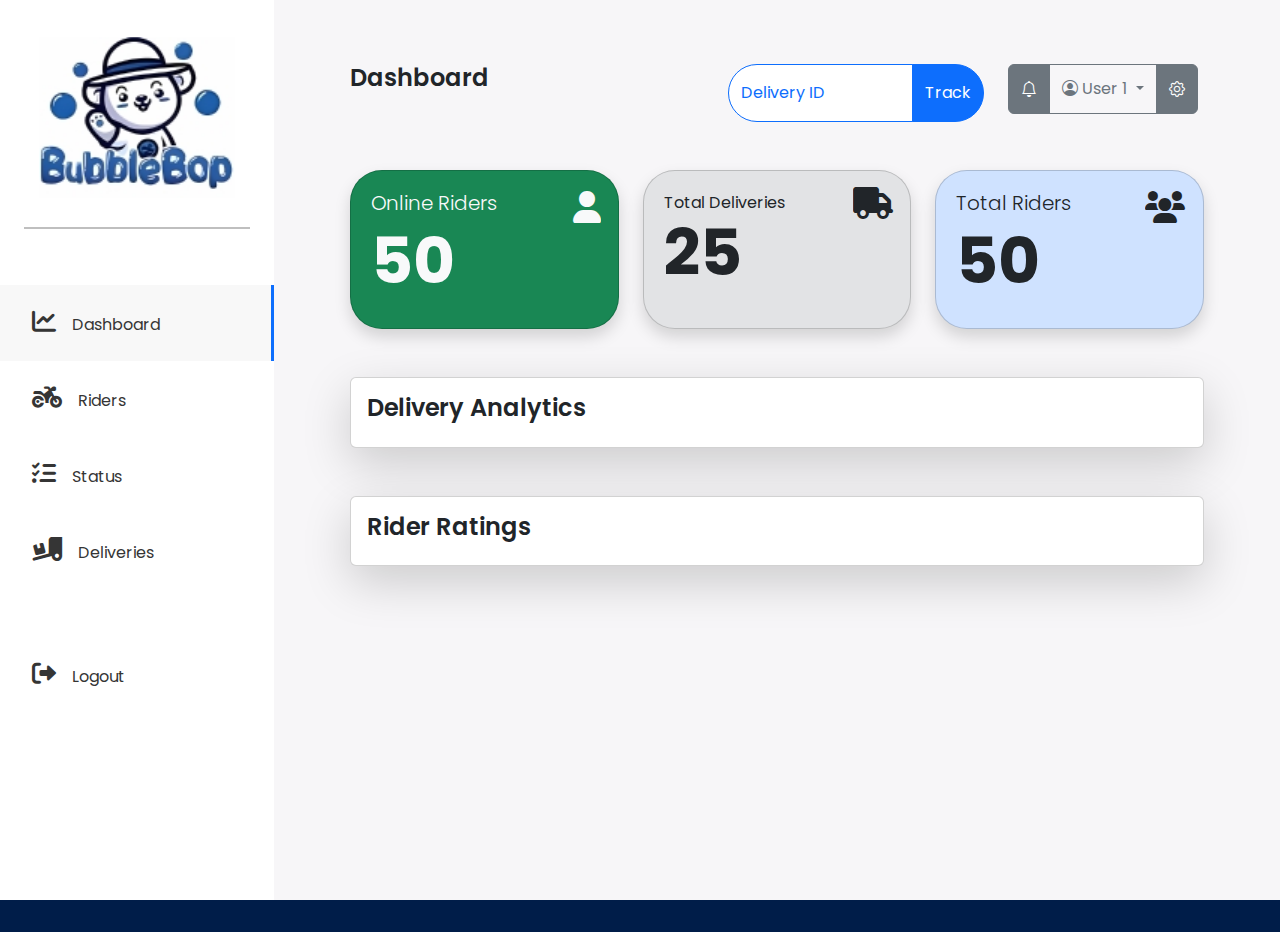
<file: index.html>
<html lang="en">

<head>
    <meta charset="UTF-8">
    <meta name="viewport" content="width=device-width, initial-scale=1.0">
    <title>Dashboard</title>
    <link rel="stylesheet" href="https://cdn.jsdelivr.net/npm/bootstrap-icons@1.11.3/font/bootstrap-icons.min.css">
    <link href="https://cdn.jsdelivr.net/npm/bootstrap@5.3.3/dist/css/bootstrap.min.css" rel="stylesheet"
        integrity="sha384-QWTKZyjpPEjISv5WaRU9OFeRpok6YctnYmDr5pNlyT2bRjXh0JMhjY6hW+ALEwIH" crossorigin="anonymous">
    <link rel="stylesheet" href="https://cdnjs.cloudflare.com/ajax/libs/font-awesome/6.0.0-beta3/css/all.min.css">
    <link rel="stylesheet" href="style.css">
</head>

<body>
    <div class="wrapper h-100">
        <!-- Sidebar -->
        <aside id="sidebar h-100">
            <div class="p-5 pb-3 text-center">
                <div class="sidebar-logo">
                    <a href="index.html">
                        <img src="logo.jpg" alt="" id="logo">
                    </a>
                </div>
            </div>
            <hr class="m-4 border border-black">
            <ul class="sidebar-nav">
                <li class="sidebar-item">
                    <a href="index.html" class="sidebar-link active">
                        <i class="fa-solid fa-chart-line"></i>
                        <span>Dashboard</span>
                    </a>
                </li>
                <li class="sidebar-item">
                    <a href="riders.html" class="sidebar-link">
                        <i class="fa-solid fa-motorcycle"></i>
                        <span>Riders</span>
                    </a>
                </li>
                <li class="sidebar-item">
                    <a href="status.html" class="sidebar-link">
                        <i class="fa-solid fa-list-check"></i>
                        <span>Status</span>
                    </a>
                </li>
                <li class="sidebar-item">
                    <a href="deliveries.html" class="sidebar-link">
                        <i class="fa-solid fa-truck-ramp-box"></i>
                        <span>Deliveries</span>
                    </a>
                </li>
            </ul>
            <div class="sidebar-footer">
                <a href="#" class="sidebar-link">
                    <i class="fa-solid fa-right-from-bracket"></i>
                    <span>Logout</span>
                </a>
            </div>
        </aside>

        <div class="container-fluid p-3 h-100">
            <div class="p-5">
                <!-- Navbar-Top -->
                <div class="container">
                    <div class="row">
                        <div class="col-5">
                            <h1>
                                Dashboard
                            </h1>
                        </div>

                        <div class="ps-4 col-4">
                            <div class="input-group">
                                <input type="text" class="py-3 form-control rounded-start-pill border-primary"
                                    placeholder="Delivery ID" aria-label="Recipient's username"
                                    aria-describedby="button-addon2">
                                <button class="btn btn-primary rounded-end-pill" type="button"
                                    id="button-addon2">Track</button>
                            </div>
                        </div>

                        <div class="col-3">
                            <div class="btn-group" role="group" aria-label="Button group with nested dropdown">
                                <button type="button" class="py-3 btn btn-secondary" data-bs-container="body" data-bs-toggle="popover"
                                    data-bs-placement="bottom" data-bs-title="Notifications" data-bs-content="No notifications.">
                                    <i class="bi bi-bell"></i>
                                </button>
                        
                                <button type="button" class="btn btn-outline-secondary dropdown-toggle rounded-0" data-bs-toggle="dropdown"
                                    aria-expanded="false">
                                    <i class="bi bi-person-circle"></i>
                                    User 1
                                </button>
                                <ul class="dropdown-menu">
                                    <li><a class="dropdown-item" href="#">User 2</a></li>
                                    <li><a class="dropdown-item" href="#">User 3</a></li>
                                </ul>
                        
                                <button type="button" class="btn btn-secondary">
                                    <i class="bi bi-gear"></i>
                                </button>
                            </div>
                        </div>
                        
                    </div>
                </div>

                <!-- Cards -->
                <!-- Numbers -->
                <div class="container pt-5">
                    <div class="row">
                        <div class="col-4">
                            <div class="card bg-success text-light h-100 rounded-5 shadow p-1 pe-">
                                <div class="card-body">
                                    <div class="row">
                                        <div class="col-10">
                                            <h1 class="display-5 fs-5">Online Riders</h1>
                                        </div>
                                        <div class="col-2 align-self-center">
                                            <i class="fas fa-user icon-online"></i>
                                        </div>
                                    </div>
                                    <div>
                                        <h1 class="display-3 fw-bold">50</h1>
                                    </div>
                                </div>
                            </div>
                        </div>

                        <div class="col-4">
                            <div class="card bg-secondary-subtle h-100 rounded-5 shadow p-1 pe-3">
                                <div class="card-body">
                                    <div class="row">
                                        <div class="col-10">Total Deliveries</h1>
                                        </div>
                                        <div class="col-2 align-self-center">
                                            <i class="fa-solid fa-truck icon-online"></i>
                                        </div>
                                    </div>
                                    <div>
                                        <h1 class="display-3 fw-bold">25</h1>
                                    </div>
                                </div>
                            </div>
                        </div>

                        <div class="col-4">
                            <div class="card bg-primary-subtle h-100 rounded-5 shadow p-1 pe-3">
                                <div class="card-body">
                                    <div class="row">
                                        <div class="col-10">
                                            <h1 class="display-5 fs-5">Total Riders</h1>
                                        </div>
                                        <div class="col-2 align-self-center">
                                            <i class="fa-solid fa-users icon-online"></i>
                                        </div>
                                    </div>
                                    <div>
                                        <h1 class="display-3 fw-bold">50</h1>
                                    </div>
                                </div>
                            </div>
                        </div>
                    </div>    
                        

                </div>

                <!-- Graph(Analytics) -->
                <div class="container pt-5">
                    <div class="card shadow-lg">
                        <div class="p-3">
                            <h1>Delivery Analytics</h1>
                        </div>
                    </div>
                </div>
                
                <!-- Graph(Ratings) -->
                <div class="container pt-5">
                    <div class="card shadow-lg">
                        <div class="p-3">
                            <h1>Rider Ratings</h1>
                        </div>
                    </div>
                </div>

            </div>
        </div>



    </div>

    <footer class="mt-auto py-3"></footer>


    <script src="https://cdn.jsdelivr.net/npm/bootstrap@5.3.3/dist/js/bootstrap.bundle.min.js"
        integrity="sha384-YvpcrYf0tY3lHB60NNkmXc5s9fDVZLESaAA55NDzOxhy9GkcIdslK1eN7N6jIeHz" crossorigin="anonymous">
        </script>
    <script src="script.js"></script>
</body>

</html>
</file>
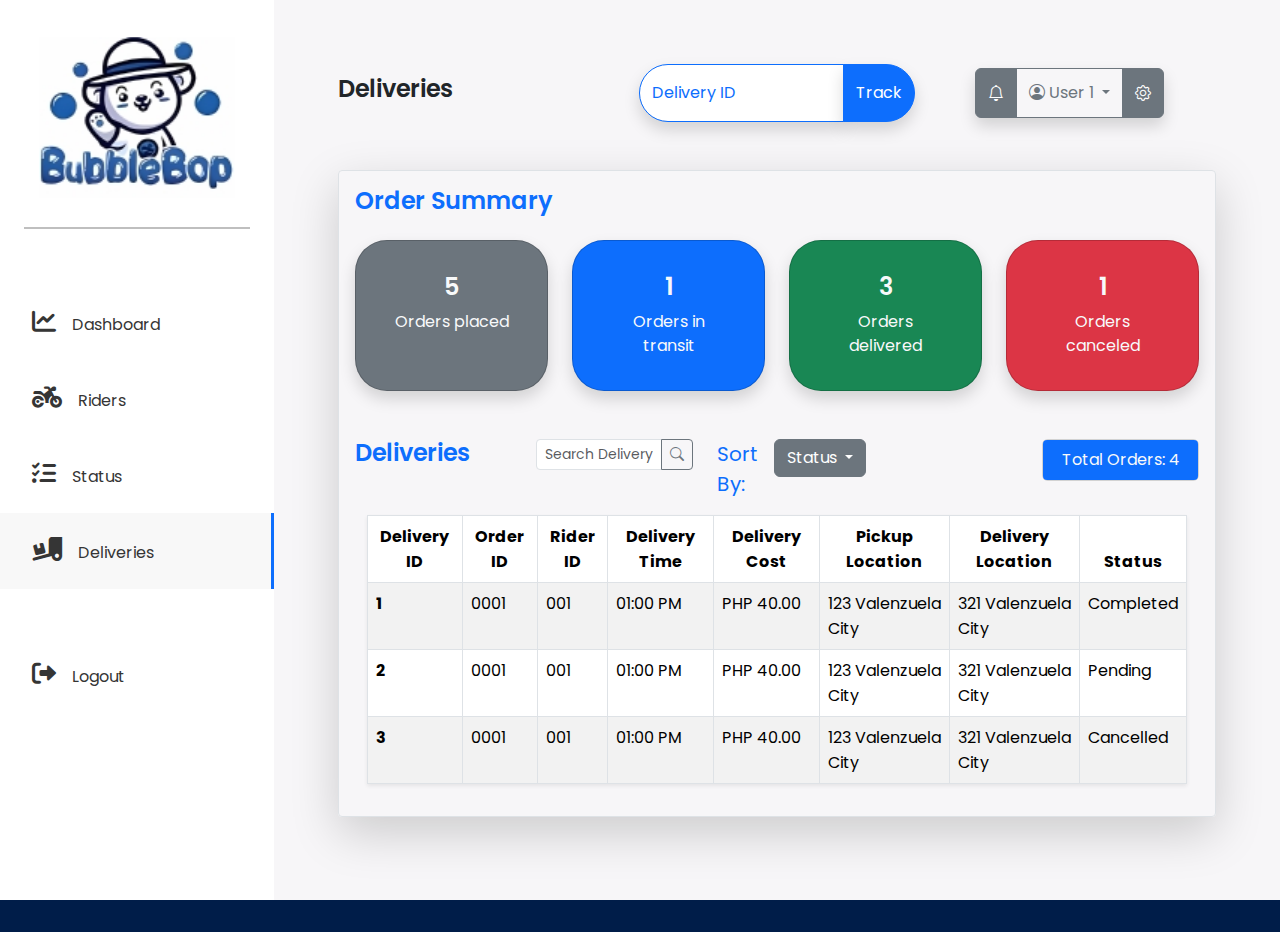
<file: deliveries.html>
<html lang="en">

<head>
    <meta charset="UTF-8">
    <meta name="viewport" content="width=device-width, initial-scale=1.0">
    <title>Deliveries</title>
    <link rel="stylesheet" href="https://cdn.jsdelivr.net/npm/bootstrap-icons@1.11.3/font/bootstrap-icons.min.css">
    <link href="https://cdn.jsdelivr.net/npm/bootstrap@5.3.3/dist/css/bootstrap.min.css" rel="stylesheet"
        integrity="sha384-QWTKZyjpPEjISv5WaRU9OFeRpok6YctnYmDr5pNlyT2bRjXh0JMhjY6hW+ALEwIH" crossorigin="anonymous">
    <link href="https://cdn.lineicons.com/4.0/lineicons.css" rel="stylesheet" />
    <link rel="stylesheet" href="https://cdnjs.cloudflare.com/ajax/libs/font-awesome/6.0.0-beta3/css/all.min.css">
    <link rel="stylesheet" href="style.css">
</head>

<body>
    <div class="wrapper h-100">
        <!-- Sidebar -->
        <aside id="sidebar h-100">
            <div class="p-5 pb-3 text-center">
                <div class="sidebar-logo">
                    <a href="index.html">
                        <img src="logo.jpg" alt="" id="logo">
                    </a>
                </div>
            </div>
            <hr class="m-4 border border-black">
            <ul class="sidebar-nav">
                <li class="sidebar-item">
                    <a href="index.html" class="sidebar-link">
                        <i class="fa-solid fa-chart-line"></i>
                        <span>Dashboard</span>
                    </a>
                </li>
                <li class="sidebar-item">
                    <a href="riders.html" class="sidebar-link">
                        <i class="fa-solid fa-motorcycle"></i>
                        <span>Riders</span>
                    </a>
                </li>
                <li class="sidebar-item">
                    <a href="status.html" class="sidebar-link">
                        <i class="fa-solid fa-list-check"></i>
                        <span>Status</span>
                    </a>
                </li>
                <li class="sidebar-item">
                    <a href="deliveries.html" class="sidebar-link active">
                        <i class="fa-solid fa-truck-ramp-box"></i>
                        <span>Deliveries</span>
                    </a>
                </li>
            </ul>
            <div class="sidebar-footer">
                <a href="#" class="sidebar-link">
                    <i class="fa-solid fa-right-from-bracket"></i>
                    <span>Logout</span>
                </a>
            </div>
        </aside>


        <div class="container-fluid p-3 h-100">
            <div class="p-5">
                <!-- Navbar-Top -->
                <div class="row align-items-center">
                    <div class="col-4">
                        <h1>
                            Deliveries
                        </h1>
                    </div>
                    <div class="col-4">
                        <div class="input-group">
                            <input type="text" class="py-3 shadow form-control rounded-start-pill border-primary"
                                placeholder="Delivery ID" aria-label="Recipient's username"
                                aria-describedby="button-addon2">
                            <button class="shadow btn btn-primary rounded-end-pill" type="button"
                                id="button-addon2">Track</button>
                        </div>
                    </div>
                    <div class="col-4 ps-5">
                        <div class="btn-group shadow" role="group" aria-label="Button group with nested dropdown">
                            <button type="button" class="py-3 btn btn-secondary" data-bs-container="body"
                                data-bs-toggle="popover" data-bs-placement="bottom" data-bs-title="Notifications"
                                data-bs-content="No notifications.">
                                <i class="bi bi-bell"></i>
                            </button>

                            <div class="btn-group" role="group">
                                <button type="button" class="btn btn-outline-secondary dropdown-toggle"
                                    data-bs-toggle="dropdown" aria-expanded="false">
                                    <i class="bi bi-person-circle"></i>
                                    User 1
                                </button>
                                <ul class="dropdown-menu">
                                    <li><a class="dropdown-item" href="#">User 2</a></li>
                                    <li><a class="dropdown-item" href="#">User 3</a></li>
                                </ul>
                            </div>
                            <button type="button" class="btn btn-secondary">
                                <i class="bi bi-gear"></i>
                            </button>
                        </div>
                    </div>
                </div>

                <div class="container border shadow-lg mt-5 p-3 text-primary rounded-1">
                    <!-- Upper Navbar -->
                    <h1>Order Summary</h1>
                    <!-- Delivery-Stats -->
                    <div class="row pt-3">
                        <div class="col-3">
                            <div class="card bg-secondary text-center text-light h-100 rounded-5 shadow p-3 pe-">
                                <div class="card-body">
                                    <h1>5</h1>
                                    <span>Orders placed</span>
                                </div>
                            </div>
                        </div>

                        <div class="col-3">
                            <div class="card bg-primary text-center text-light h-100 rounded-5 shadow p-3 pe-">
                                <div class="card-body">
                                    <h1>1</h1>
                                    <span>Orders in transit</span>
                                </div>
                            </div>
                        </div>

                        <div class="col-3">
                            <div class="card bg-success text-center text-light h-100 rounded-5 shadow p-3 pe-">
                                <div class="card-body">
                                    <h1>3</h1>
                                    <span>Orders delivered</span>
                                </div>
                            </div>
                        </div>

                        <div class="col-3">
                            <div class="card bg-danger text-center text-light h-100 rounded-5 shadow p-3 pe-">
                                <div class="card-body">
                                    <h1>1</h1>
                                    <span>Orders canceled</span>
                                </div>
                            </div>
                        </div>
                    </div>

                    <!-- Upper Navbar -->
                    <div class="row align-items-start pt-5">
                        <div class="col">
                            <h1>Deliveries</h1>
                        </div>

                        <div class="col">
                            <div class="input-group mb-3 fs-1 input-group-sm">
                                <input type="text" class="form-control" placeholder="Search Delivery"
                                    aria-label="Search Rider" aria-describedby="button-addon2">
                                <button class="btn btn-outline-secondary" type="button" id="button-addon2">
                                    <i class="bi bi-search"></i>
                                </button>
                            </div>
                        </div>

                        <div class="col-2">
                            <div class="btn-group mb-3 fs-1">
                                    <span class="fs-5">Sort By: </span>
                                    <div class="dropdown ps-3">
                                        <button class="btn btn-secondary dropdown-toggle" type="button"
                                            data-bs-toggle="dropdown" aria-expanded="false">
                                            Status
                                        </button>
                                        <ul class="dropdown-menu">
                                            <li><a class="dropdown-item" href="#">Action</a></li>
                                            <li><a class="dropdown-item" href="#">Another action</a></li>
                                            <li><a class="dropdown-item" href="#">Something else here</a></li>
                                        </ul>

                                </div>
                            </div>
                        </div>

                        <div class="col">

                        </div>

                        <div class="col">
                            <div class="card">
                                <div class="card-body text-center bg-primary text-light p-2 rounded-1">
                                    <span>Total Orders: 4</span>
                                </div>
                            </div>
                        </div>

                    </div>

                    <!-- Table CRUD -->
                    <div class="container">
                        <table class="table table-striped table-bordered table-hover shadow-sm">
                            <thead class="text-center">
                                <tr>
                                    <th scope="col">Delivery ID</th>
                                    <th scope="col">Order ID</th>
                                    <th scope="col">Rider ID</th>
                                    <th scope="col">Delivery Time</th>
                                    <th scope="col">Delivery Cost</th>
                                    <th scope="col">Pickup Location</th>
                                    <th scope="col">Delivery Location</th>
                                    <th scope="col">Status</th>
                                </tr>
                            </thead>
                            <tbody>
                                <tr>
                                    <th scope="row">1</th>
                                    <td>0001</td>
                                    <td>001</td>
                                    <td>01:00 PM</td>
                                    <td>PHP 40.00</td>
                                    <td>123 Valenzuela City</td>
                                    <td>321 Valenzuela City</td>
                                    <td>Completed</td>
                                </tr>
                                <tr>
                                    <th scope="row">2</th>
                                    <td>0001</td>
                                    <td>001</td>
                                    <td>01:00 PM</td>
                                    <td>PHP 40.00</td>
                                    <td>123 Valenzuela City</td>
                                    <td>321 Valenzuela City</td>
                                    <td>Pending</td>
                                </tr>
                                <tr>
                                    <th scope="row">3</th>
                                    <td>0001</td>
                                    <td>001</td>
                                    <td>01:00 PM</td>
                                    <td>PHP 40.00</td>
                                    <td>123 Valenzuela City</td>
                                    <td>321 Valenzuela City</td>
                                    <td>Cancelled</td>
                                </tr>
                            </tbody>
                        </table>
                    </div>
                </div>
            </div>
        </div>
    </div>

    <footer class="mt-auto py-3"></footer>


    <script src="https://cdn.jsdelivr.net/npm/bootstrap@5.3.3/dist/js/bootstrap.bundle.min.js"
        integrity="sha384-YvpcrYf0tY3lHB60NNkmXc5s9fDVZLESaAA55NDzOxhy9GkcIdslK1eN7N6jIeHz" crossorigin="anonymous">
        </script>
    <script src="script.js"></script>
</body>

</html>
</file>
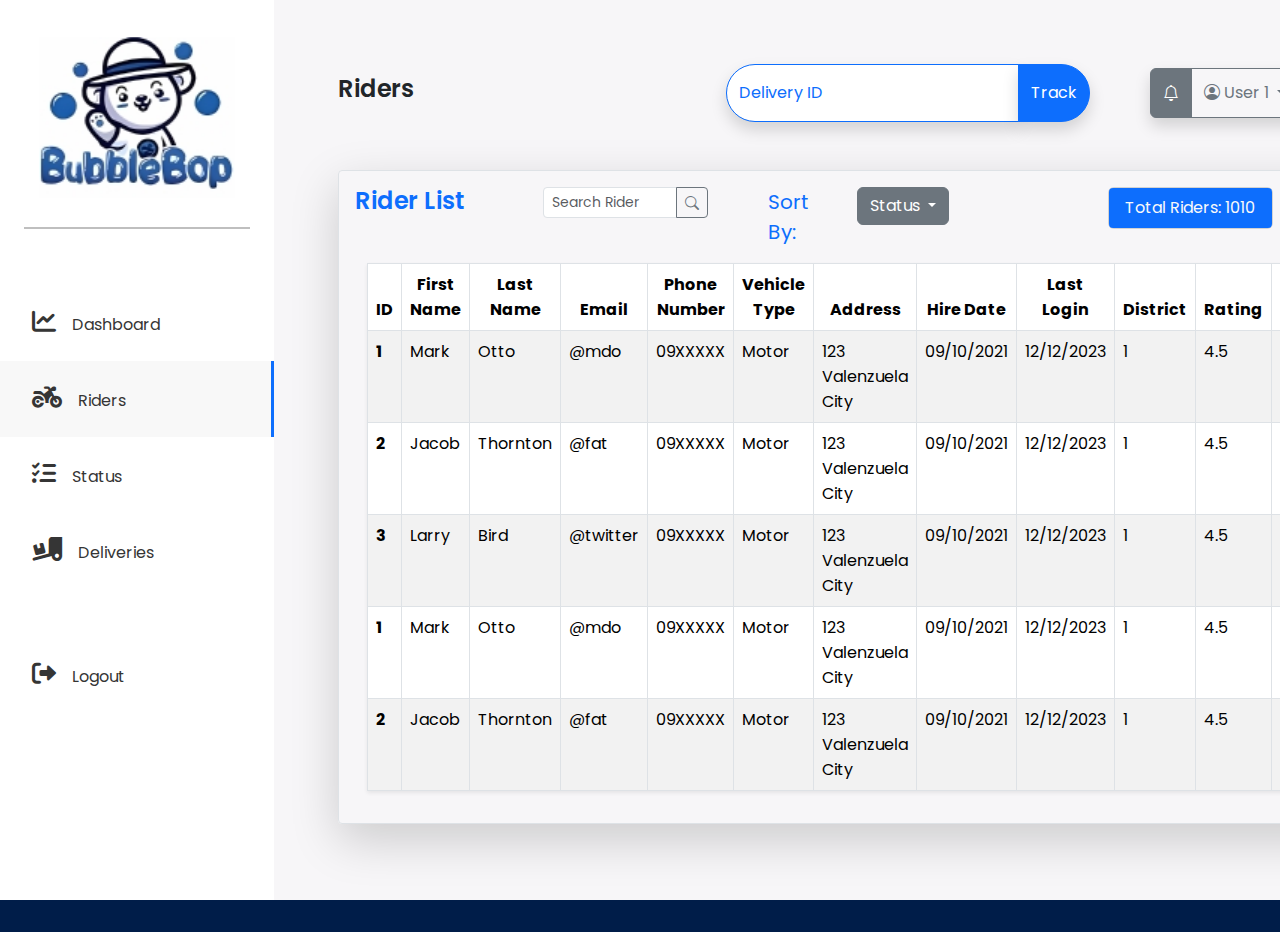
<file: riders.html>
<html lang="en">

<head>
    <meta charset="UTF-8">
    <meta name="viewport" content="width=device-width, initial-scale=1.0">
    <title>Riders</title>
    <link rel="stylesheet" href="https://cdn.jsdelivr.net/npm/bootstrap-icons@1.11.3/font/bootstrap-icons.min.css">
    <link href="https://cdn.jsdelivr.net/npm/bootstrap@5.3.3/dist/css/bootstrap.min.css" rel="stylesheet"
    integrity="sha384-QWTKZyjpPEjISv5WaRU9OFeRpok6YctnYmDr5pNlyT2bRjXh0JMhjY6hW+ALEwIH" crossorigin="anonymous">
    <link href="https://cdn.lineicons.com/4.0/lineicons.css" rel="stylesheet" />
    <link rel="stylesheet" href="https://cdnjs.cloudflare.com/ajax/libs/font-awesome/6.0.0-beta3/css/all.min.css">
    <link rel="stylesheet" href="style.css">
</head>

<body>
    <div class="wrapper h-100">
        <!-- Sidebar -->
        <aside id="sidebar h-100">
            <div class="p-5 pb-3 text-center">
                <div class="sidebar-logo">
                    <a href="index.html">
                        <img src="logo.jpg" alt="" id="logo">
                    </a>
                </div>
            </div>
            <hr class="m-4 border border-black">
            <ul class="sidebar-nav">
                <li class="sidebar-item">
                    <a href="index.html" class="sidebar-link">
                        <i class="fa-solid fa-chart-line"></i>
                        <span>Dashboard</span>
                    </a>
                </li>
                <li class="sidebar-item">
                    <a href="riders.html" class="sidebar-link active">
                        <i class="fa-solid fa-motorcycle"></i>
                        <span>Riders</span>
                    </a>
                </li>
                <li class="sidebar-item">
                    <a href="status.html" class="sidebar-link">
                        <i class="fa-solid fa-list-check"></i>
                        <span>Status</span>
                    </a>
                </li>
                <li class="sidebar-item">
                    <a href="deliveries.html" class="sidebar-link">
                        <i class="fa-solid fa-truck-ramp-box"></i>
                        <span>Deliveries</span>
                    </a>
                </li>
            </ul>
            <div class="sidebar-footer">
                <a href="#" class="sidebar-link">
                    <i class="fa-solid fa-right-from-bracket"></i>
                    <span>Logout</span>
                </a>
            </div>
        </aside>

        
        <div class="container-fluid p-3 h-100">
            <div class="p-5">
                <!-- Navbar-Top -->
                <div class="row align-items-center">
                    <div class="col-4">
                        <h1>
                            Riders
                        </h1>
                    </div>
                    <div class="col-4">
                        <div class="input-group">
                            <input type="text" class="py-3 shadow form-control rounded-start-pill border-primary"
                                placeholder="Delivery ID" aria-label="Recipient's username"
                                aria-describedby="button-addon2">
                            <button class="shadow btn btn-primary rounded-end-pill" type="button"
                                id="button-addon2">Track</button>
                        </div>
                    </div>
                    <div class="col-4 ps-5">
                        <div class="btn-group shadow" role="group" aria-label="Button group with nested dropdown">
                            <button type="button" class="py-3 btn btn-secondary" data-bs-container="body"
                                data-bs-toggle="popover" data-bs-placement="bottom" data-bs-title="Notifications"
                                data-bs-content="No notifications.">
                                <i class="bi bi-bell"></i>
                            </button>

                            <div class="btn-group" role="group">
                                <button type="button" class="btn btn-outline-secondary dropdown-toggle"
                                    data-bs-toggle="dropdown" aria-expanded="false">
                                    <i class="bi bi-person-circle"></i>
                                    User 1
                                </button>
                                <ul class="dropdown-menu">
                                    <li><a class="dropdown-item" href="#">User 2</a></li>
                                    <li><a class="dropdown-item" href="#">User 3</a></li>
                                </ul>
                            </div>
                            <button type="button" class="btn btn-secondary">
                                <i class="bi bi-gear"></i>
                            </button>
                        </div>
                    </div>
                </div>

                <!-- Rider List -->
                <div class="container border shadow-lg mt-5 p-3 text-primary rounded-1">
                    <!-- Upper Navbar -->
                    <div class="row align-items-start">
                        <div class="col-2">  
                            <h1>Rider List</h1>
                        </div>
                        
                        <div class="col-2">  
                            <div class="input-group mb-3 fs-1 input-group-sm">
                                <input type="text" class="form-control" placeholder="Search Rider" aria-label="Search Rider" aria-describedby="button-addon2">
                                <button class="btn btn-outline-secondary" type="button" id="button-addon2">
                                    <i class="bi bi-search"></i>
                                </button>
                              </div>
                        </div>
                        
                        <div class="col-2 ps-5">  
                            <div class="row row-cols-2 gap-0 btn-group mb-3 fs-1">
                                <div class="col-7">
                                    <span class="fs-5">Sort By: </span>
                                    </div>
                                <div class="col-5">
                                        <div class="dropdown">
                                            <button class="btn btn-secondary dropdown-toggle" type="button" data-bs-toggle="dropdown" aria-expanded="false">
                                                Status
                                            </button>
                                            <ul class="dropdown-menu">
                                                <li><a class="dropdown-item" href="#">Action</a></li>
                                                <li><a class="dropdown-item" href="#">Another action</a></li>
                                                <li><a class="dropdown-item" href="#">Something else here</a></li>
                                            </ul>
                                        </div>
                                    
                                </div>
                            </div>
                        </div>

                        <div class="col-2">  

                        </div>
                        
                        <div class="col-2">  
                            <div class="card">
                                <div class="card-body text-center bg-primary text-light p-2 rounded-1">
                                    <span>Total Riders: 1010</span>
                                </div>
                            </div>
                        </div>
                        
                        <div class="col-2">
                            <button class="btn btn-outline-primary rounded-1">Add Riders</button>
                        </div>
                        
                    </div>

                    <!-- Table CRUD -->
                    <div class="container ">
                        <table class="table table-striped table-bordered table-hover shadow-sm">
                            <thead class="text-center">
                              <tr>
                                <th scope="col">ID</th>
                                <th scope="col">First Name</th>
                                <th scope="col">Last Name</th>
                                <th scope="col">Email</th>
                                <th scope="col">Phone Number</th>
                                <th scope="col">Vehicle Type</th>
                                <th scope="col">Address</th>
                                <th scope="col">Hire Date</th>
                                <th scope="col">Last Login</th>
                                <th scope="col">District</th>
                                <th scope="col">Rating</th>
                                <th scope="col">Status</th>
                                <th scope="col">Actions</th>
                              </tr>
                            </thead>
                            <tbody>
                              <tr>
                                <th scope="row">1</th>
                                <td>Mark</td>
                                <td>Otto</td>
                                <td>@mdo</td>
                                <td>09XXXXX</td>
                                <td>Motor</td>
                                <td>123 Valenzuela City</td>
                                <td>09/10/2021</td>
                                <td>12/12/2023</td>
                                <td>1</td>
                                <td>4.5</td>
                                <td>Active</td>
                                <td>
                                    <div class="btn-group gap-1">
                                        <button class="btn btn-primary rounded-3">
                                            <i class="bi bi-pencil-square"></i>
                                        </button>
                                        <button class="btn btn-danger rounded-3">
                                            <i class="bi bi-trash"></i>
                                        </button>
                                    </div>
                                </td>
                              </tr>

                              <tr>
                                <th scope="row">2</th>
                                <td>Jacob</td>
                                <td>Thornton</td>
                                <td>@fat</td>
                                <td>09XXXXX</td>
                                <td>Motor</td>
                                <td>123 Valenzuela City</td>
                                <td>09/10/2021</td>
                                <td>12/12/2023</td>
                                <td>1</td>
                                <td>4.5</td>
                                <td>Active</td>
                                <td>
                                    <div class="btn-group gap-1">
                                        <button class="btn btn-primary rounded-3">
                                            <i class="bi bi-pencil-square"></i>
                                        </button>
                                        <button class="btn btn-danger rounded-3">
                                            <i class="bi bi-trash"></i>
                                        </button>
                                    </div>
                                </td>
                              </tr>

                              <tr>
                                <th scope="row">3</th>
                                <td>Larry</td>
                                <td>Bird</td>
                                <td>@twitter</td>
                                <td>09XXXXX</td>
                                <td>Motor</td>
                                <td>123 Valenzuela City</td>
                                <td>09/10/2021</td>
                                <td>12/12/2023</td>
                                <td>1</td>
                                <td>4.5</td>
                                <td>Active</td>
                                <td>
                                    <div class="btn-group gap-1">
                                        <button class="btn btn-primary rounded-3">
                                            <i class="bi bi-pencil-square"></i>
                                        </button>
                                        <button class="btn btn-danger rounded-3">
                                            <i class="bi bi-trash"></i>
                                        </button>
                                    </div>
                                </td>
                              </tr>
                              
                              <tr>
                                <th scope="row">1</th>
                                <td>Mark</td>
                                <td>Otto</td>
                                <td>@mdo</td>
                                <td>09XXXXX</td>
                                <td>Motor</td>
                                <td>123 Valenzuela City</td>
                                <td>09/10/2021</td>
                                <td>12/12/2023</td>
                                <td>1</td>
                                <td>4.5</td>
                                <td>Active</td>
                                <td>
                                    <div class="btn-group gap-1">
                                        <button class="btn btn-primary rounded-3">
                                            <i class="bi bi-pencil-square"></i>
                                        </button>
                                        <button class="btn btn-danger rounded-3">
                                            <i class="bi bi-trash"></i>
                                        </button>
                                    </div>
                                </td>
                              </tr>

                              <tr>
                                <th scope="row">2</th>
                                <td>Jacob</td>
                                <td>Thornton</td>
                                <td>@fat</td>
                                <td>09XXXXX</td>
                                <td>Motor</td>
                                <td>123 Valenzuela City</td>
                                <td>09/10/2021</td>
                                <td>12/12/2023</td>
                                <td>1</td>
                                <td>4.5</td>
                                <td>Active</td>
                                <td>
                                    <div class="btn-group gap-1">
                                        <button class="btn btn-primary rounded-3">
                                            <i class="bi bi-pencil-square"></i>
                                        </button>
                                        <button class="btn btn-danger rounded-3">
                                            <i class="bi bi-trash"></i>
                                        </button>
                                    </div>
                                </td>
                              </tr>
                            </tbody>
                          </table>
                    </div>


                </div>

            </div>
        </div>
    </div>

    <footer class="mt-auto py-3"></footer>


    <script src="https://cdn.jsdelivr.net/npm/bootstrap@5.3.3/dist/js/bootstrap.bundle.min.js"
        integrity="sha384-YvpcrYf0tY3lHB60NNkmXc5s9fDVZLESaAA55NDzOxhy9GkcIdslK1eN7N6jIeHz" crossorigin="anonymous">
    </script>
    <script src="script.js"></script>
</body>

</html>
</file>
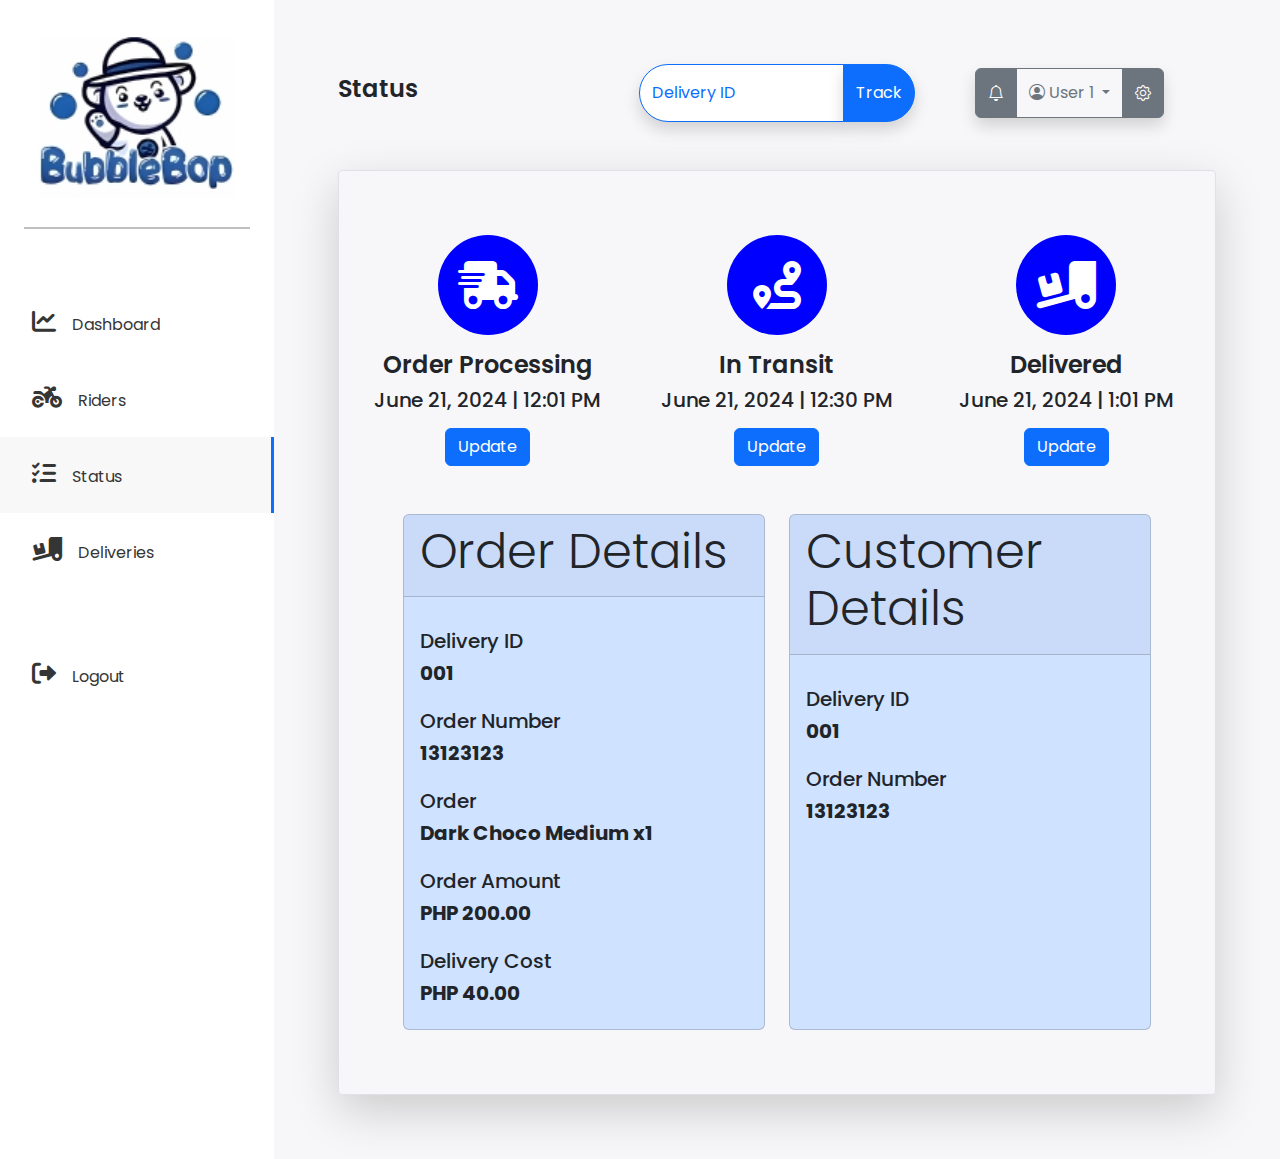
<file: status.html>
<html lang="en">

<head>
    <meta charset="UTF-8">
    <meta name="viewport" content="width=device-width, initial-scale=1.0">
    <title>Status</title>
    <link rel="stylesheet" href="https://cdn.jsdelivr.net/npm/bootstrap-icons@1.11.3/font/bootstrap-icons.min.css">
    <link href="https://cdn.jsdelivr.net/npm/bootstrap@5.3.3/dist/css/bootstrap.min.css" rel="stylesheet"
    integrity="sha384-QWTKZyjpPEjISv5WaRU9OFeRpok6YctnYmDr5pNlyT2bRjXh0JMhjY6hW+ALEwIH" crossorigin="anonymous">
    <link href="https://cdn.lineicons.com/4.0/lineicons.css" rel="stylesheet" />
    <link rel="stylesheet" href="https://cdnjs.cloudflare.com/ajax/libs/font-awesome/6.0.0-beta3/css/all.min.css">
    <link rel="stylesheet" href="style.css">
</head>

<body>
    <div class="wrapper mh-100">
        <!-- Sidebar -->
        <aside id="sidebar h-100">
            <div class="p-5 pb-3 text-center">
                <div class="sidebar-logo">
                    <a href="index.html">
                        <img src="logo.jpg" alt="" id="logo">
                    </a>
                </div>
            </div>
            <hr class="m-4 border border-black">
            <ul class="sidebar-nav">
                <li class="sidebar-item">
                    <a href="index.html" class="sidebar-link">
                        <i class="fa-solid fa-chart-line"></i>
                        <span>Dashboard</span>
                    </a>
                </li>
                <li class="sidebar-item">
                    <a href="riders.html" class="sidebar-link">
                        <i class="fa-solid fa-motorcycle"></i>
                        <span>Riders</span>
                    </a>
                </li>
                <li class="sidebar-item">
                    <a href="status.html" class="sidebar-link active">
                        <i class="fa-solid fa-list-check"></i>
                        <span>Status</span>
                    </a>
                </li>
                <li class="sidebar-item">
                    <a href="deliveries.html" class="sidebar-link">
                        <i class="fa-solid fa-truck-ramp-box"></i>
                        <span>Deliveries</span>
                    </a>
                </li>
            </ul>
            <div class="sidebar-footer">
                <a href="#" class="sidebar-link">
                    <i class="fa-solid fa-right-from-bracket"></i>
                    <span>Logout</span>
                </a>
            </div>
        </aside>

        
        <div class="container-fluid p-3 h-100">
            <div class="p-5">
                <!-- Navbar-Top -->
                <div class="row align-items-center">
                    <div class="col-4">
                        <h1>
                            Status
                        </h1>
                    </div>
                    <div class="col-4">
                        <div class="input-group">
                            <input type="text" class="py-3 shadow form-control rounded-start-pill border-primary"
                                placeholder="Delivery ID" aria-label="Recipient's username"
                                aria-describedby="button-addon2">
                            <button class="shadow btn btn-primary rounded-end-pill" type="button"
                                id="button-addon2">Track</button>
                        </div>
                    </div>
                    <div class="col-4 ps-5">
                        <div class="btn-group shadow" role="group" aria-label="Button group with nested dropdown">
                            <button type="button" class="py-3 btn btn-secondary" data-bs-container="body"
                                data-bs-toggle="popover" data-bs-placement="bottom" data-bs-title="Notifications"
                                data-bs-content="No notifications.">
                                <i class="bi bi-bell"></i>
                            </button>

                            <div class="btn-group" role="group">
                                <button type="button" class="btn btn-outline-secondary dropdown-toggle"
                                    data-bs-toggle="dropdown" aria-expanded="false">
                                    <i class="bi bi-person-circle"></i>
                                    User 1
                                </button>
                                <ul class="dropdown-menu">
                                    <li><a class="dropdown-item" href="#">User 2</a></li>
                                    <li><a class="dropdown-item" href="#">User 3</a></li>
                                </ul>
                            </div>
                            <button type="button" class="btn btn-secondary">
                                <i class="bi bi-gear"></i>
                            </button>
                        </div>
                    </div>
                </div>

                <div class="container border shadow-lg mt-5 p-3 text-primary rounded-1">
                    <!--Circle Stats-->
                    <div class="row">
                        <div class="col-4">
                            <div class="container text-dark mt-5 align-items-center text-center">
                                <div class="circle-icon">
                                    <i class="fa-solid fa-truck-fast"></i>
                                </div>
                                <div class="mt-3">
                                    <h1>Order Processing</h1>
                                    <h5>June 21, 2024 | 12:01 PM</h5>
                                    <button class="btn btn-primary mt-2">Update</button>
                                </div>
                                
                            </div>
                        </div>
                        
                        <div class="col-4">
                            <div class="container text-dark mt-5 align-items-center text-center">
                                <div class="circle-icon">
                                    <i class="fa-solid fa-route"></i>
                                </div>
                                <div class="mt-3">
                                    <h1>In Transit</h1>
                                    <h5>June 21, 2024 | 12:30 PM</h5>
                                    <button class="btn btn-primary mt-2">Update</button>
                                </div>
                                
                            </div>
                        </div>
                        
                        <div class="col-4">
                            <div class="container text-dark mt-5 align-items-center text-center">
                                <div class="circle-icon">
                                    <i class="fa-solid fa-truck-ramp-box"></i>
                                </div>
                                <div class="mt-3">
                                    <h1>Delivered</h1>
                                    <h5>June 21, 2024 | 1:01 PM</h5>
                                    <button class="btn btn-primary mt-2">Update</button>
                                </div>
                                
                            </div>
                        </div>
                    </div>

                    <!-- Details -->
                    <div class="row p-5">
                        <div class="col-6">
                            <div class="card bg-primary-subtle h-100">
                                <div class="card-header">
                                    <h1 class="display-5">Order Details</h1>
                                </div>
                                <div class="card-body">
                                    <h5 class="pt-3">Delivery ID</h5>
                                    <h5 class="fw-bold">001</h5>

                                    <h5 class="pt-3">Order Number</h5>
                                    <h5 class="fw-bold">13123123</h5>
                                    
                                    <h5 class="pt-3">Order</h5>
                                    <h5 class="fw-bold">Dark Choco Medium x1</h5>
                                    
                                    <h5 class="pt-3">Order Amount</h5>
                                    <h5 class="fw-bold">PHP 200.00</h5>
                                    
                                    <h5 class="pt-3">Delivery Cost</h5>
                                    <h5 class="fw-bold">PHP 40.00</h5>    
                                </div>
                            </div>
                        </div>

                        <div class="col-6">
                            <div class="card bg-primary-subtle h-100">
                                <div class="card-header">
                                    <h1 class="display-5">Customer Details</h1>
                                </div>
                                <div class="card-body">
                                    <h5 class="pt-3">Delivery ID</h5>
                                    <h5 class="fw-bold">001</h5>

                                    <h5 class="pt-3">Order Number</h5>
                                    <h5 class="fw-bold">13123123</h5> 
                                </div>
                            </div>
                        </div>
                    </div>

                </div>
            </div>
        </div>
    </div>

    <script src="https://cdn.jsdelivr.net/npm/bootstrap@5.3.3/dist/js/bootstrap.bundle.min.js"
        integrity="sha384-YvpcrYf0tY3lHB60NNkmXc5s9fDVZLESaAA55NDzOxhy9GkcIdslK1eN7N6jIeHz" crossorigin="anonymous">
    </script>
    <script src="script.js"></script>
</body>

</html>
</file>
<file: style.css>
@import url('https://fonts.googleapis.com/css2?family=Poppins:wght@400;600&display=swap');

::after,
::before {
    box-sizing: border-box;
    margin: 0;
    padding: 0;
}

a {
    text-decoration: none;
}

li {
    list-style: none;
}

h1 {
    font-weight: 600;
    font-size: 1.5rem;
}

body {
    font-family: 'Poppins', sans-serif;
}


.wrapper {
    display: flex;
}

.container-fluid {
    background-color: #F7F6F8;
}

.border-primary::placeholder {
    color: #0d6efd;
}

#logo {
    scale: 1.5;
}



.icon-online {
    scale: 2;
}

.d-flex {
    border-bottom: 3px solid #fff;
    padding: 2rem 1rem;
}

#sidebar {
    width: 500px;
    min-width: 260px;
    z-index: 1000;
    transition: all .25s ease-in-out;
    background-color: #ffffff;
    display: flex;
    flex-direction: column;
}

#logo {
    font-size: 1.5rem;
    color: #353535;
    background-color: transparent;
    cursor: pointer;
    border: 0;
    padding: 1rem 1.5rem;
}

.sidebar-logo {
    margin: auto 0;
}

.sidebar-logo a {
    color: #353535;
    font-size: 2rem;
    font-weight: 600;
}

.sidebar-nav {
    padding: 2rem 0;
    flex: 1 1 auto;
}

a.sidebar-link {
    padding: 1.5rem 2rem;
    color: #353535;
    display: block;
    font-size: 1rem;
    white-space: nowrap;
    border-right: 3px solid transparent;
}

.sidebar-link i {
    font-size: 1.5rem;
    margin-right: .75rem;   
}

.sidebar-link.active {
    background-color: rgba(155, 155, 155, 0.075);
    border-right: 3px solid #0d6efd;
}

a.sidebar-link:hover {
    background-color: rgba(155, 155, 155, 0.075);
    border-right: 3px solid #0d6efd;
}

.sidebar-item {
    position: relative;
}

footer {
    background-color: #001d49;
}

.circle-icon {
    display: inline-flex;
    align-items: center;
    justify-content: center;
    width: 100px;
    height: 100px;
    border-radius: 50%;
    background-color: blue;
    color: white;
}

.circle-icon i {
    scale: 3;
}
</file>
